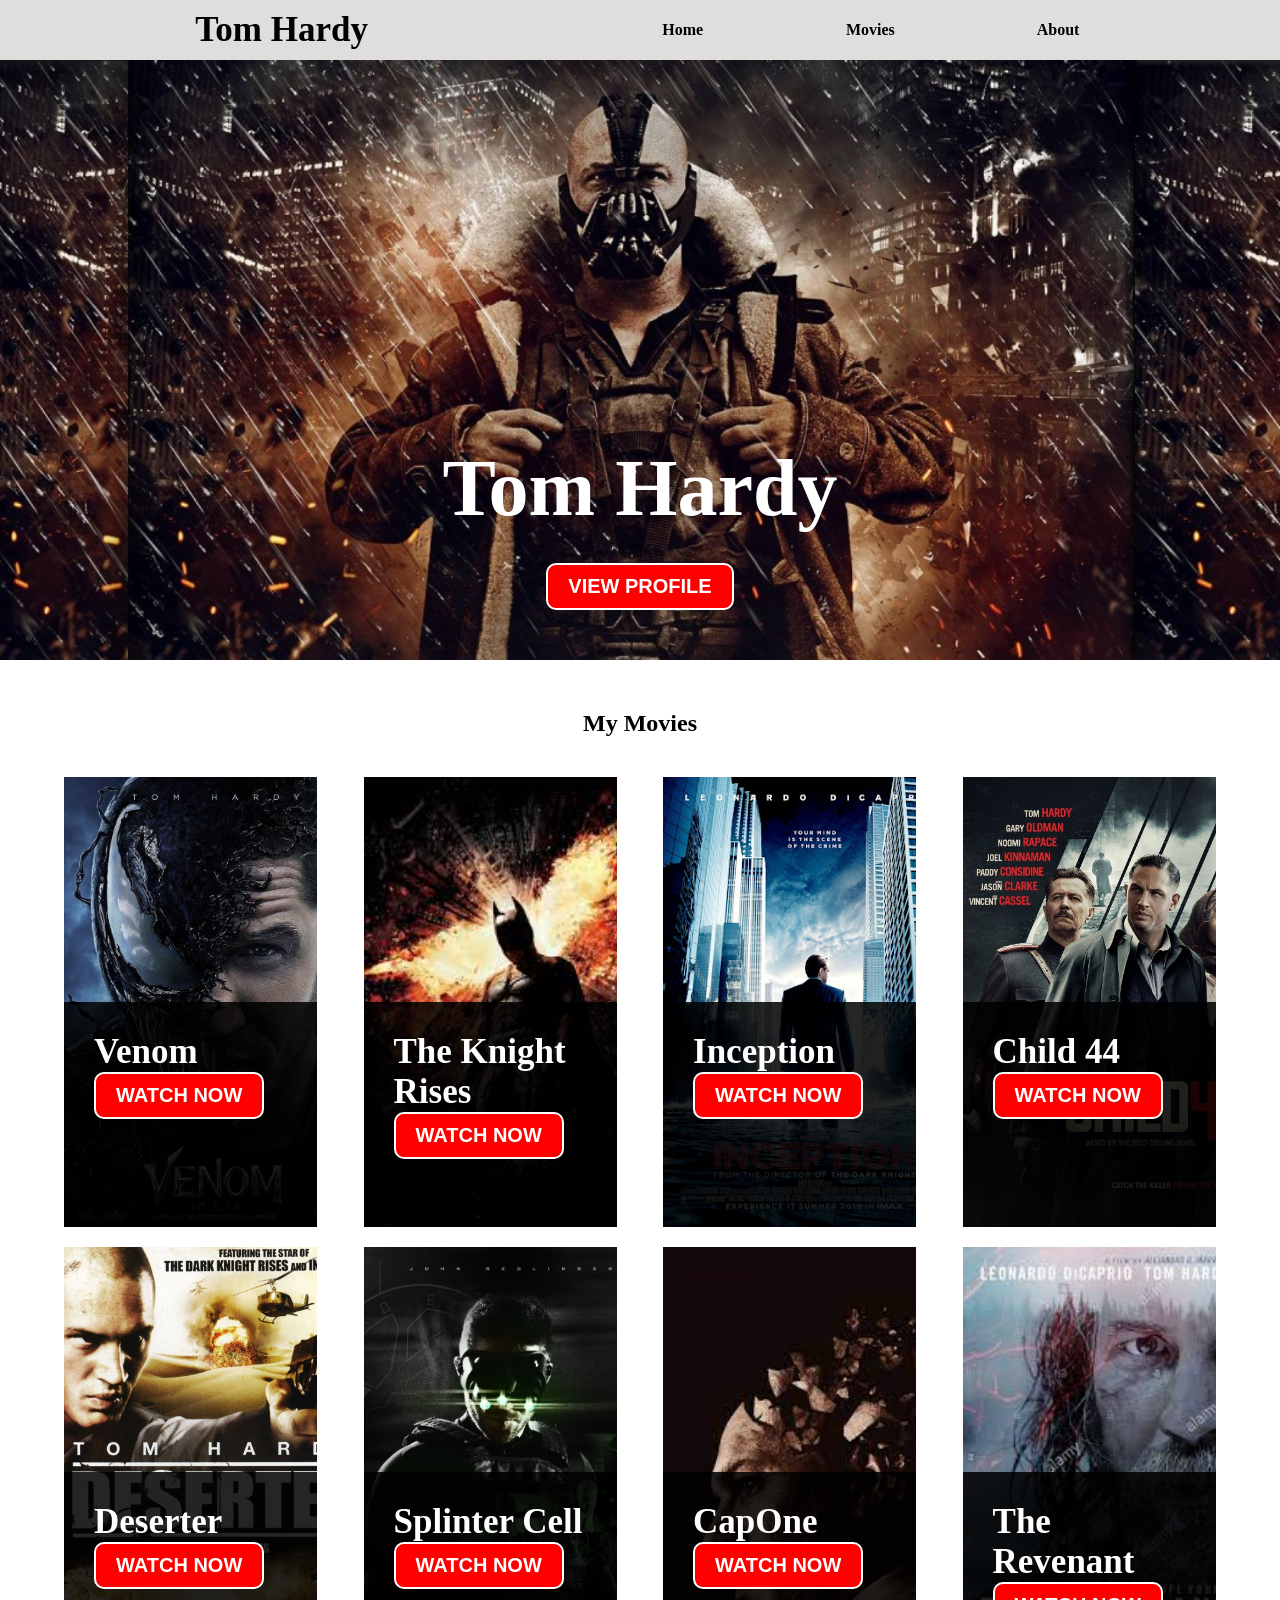
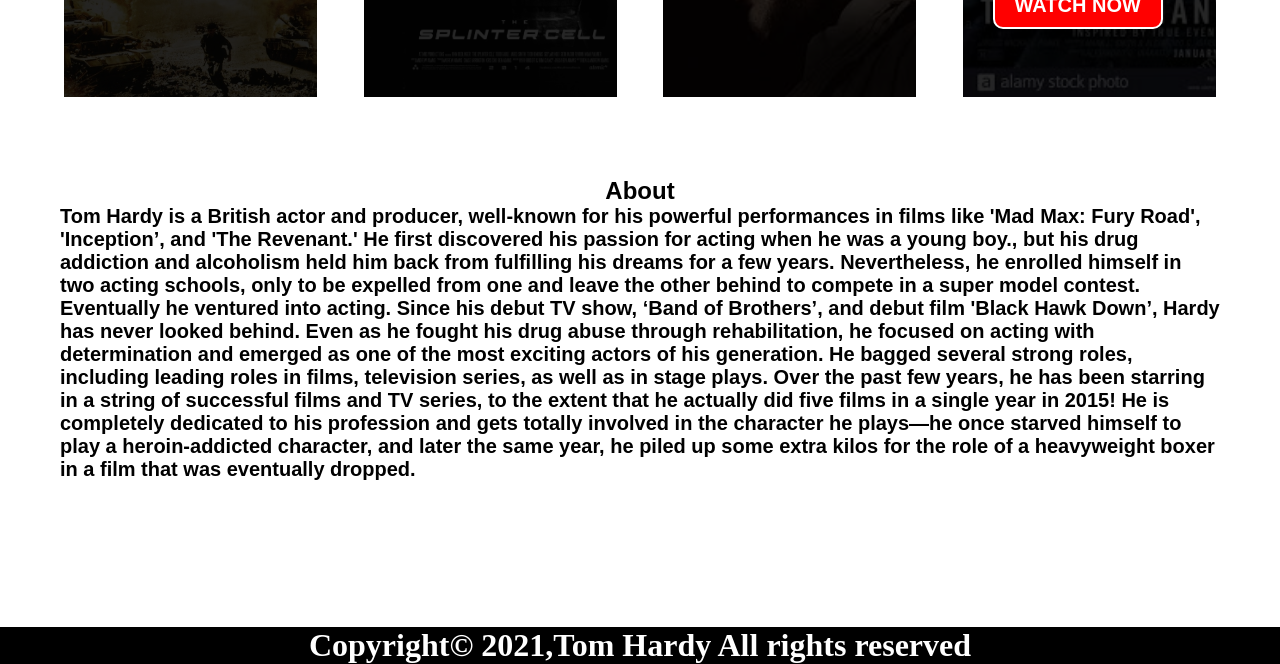
<file: webpage/index.html>
<!DOCTYPE html>
<html>

    <head>
        <title>Portfolio</title>
        <link rel="stylesheet" href="index.css">
    </head>

    <body>

        <div class="navigation">
            <div class="container">
                <div class="logo">
                    <P>Tom Hardy</P>
                </div>

                <nav class="nav">
                    <ul class="nav-links">
                        <li class="nav-li">Home</li>
                        <li class="nav-li">Movies</li>
                        <li class="nav-li">About</li>
                        <!-- <li class="nav-li">Franchies</li> -->
                    </ul>
                </nav>

            </div>
        </div>
        <!-- banner -->
        <section class="banner">
            <div class="banner-section">
                <p>Tom Hardy</p>
            </div>
            <a href="https://www.thefamouspeople.com/profiles/tom-hardy-12580.php" target="blank">
                <button class="btn">View Profile</button>
            </a>


        </section>
        <!-- movies -->
        <section class="flims">
            <h1 class="title">My Movies</h1>

            <div class="flims-containers">

                <div class="flim-card card-1">

                    <div class="flim-detail">
                        <div class="pad">
                            <h1 class="film-title">Venom</h1>
                            <button class="btn">Watch Now</button>
                        </div>
                    </div>
                </div>
                <div class="flim-card card-2">

                    <div class="flim-detail">
                        <div class="pad">
                            <h1 class="film-title">The Knight Rises</h1>
                            <button class="btn">Watch Now</button>
                        </div>
                    </div>

                </div>
                <div class="flim-card card-3">

                    <div class="flim-detail">
                        <div class="pad">
                            <h1 class="film-title">Inception</h1>
                            <button class="btn">Watch Now</button>
                        </div>
                    </div>

                </div>
                <div class="flim-card card-4">

                    <div class="flim-detail">
                        <div class="pad">
                            <h1 class="film-title">Child 44</h1>
                            <button class="btn">Watch Now</button>
                        </div>
                    </div>

                </div>
                <div class="flim-card card-5">

                    <div class="flim-detail">
                        <div class="pad">
                            <h1 class="film-title">Deserter</h1>
                            <button class="btn">Watch Now</button>
                        </div>
                    </div>

                </div>
                <div class="flim-card card-6">

                    <div class="flim-detail">
                        <div class="pad">
                            <h1 class="film-title">Splinter Cell</h1>
                            <button class="btn">Watch Now</button>
                        </div>
                    </div>

                </div>
                <div class="flim-card card-7">

                    <div class="flim-detail">
                        <div class="pad">
                            <h1 class="film-title">CapOne</h1>
                            <button class="btn">Watch Now</button>
                        </div>
                    </div>

                </div>
                <div class="flim-card card-8">

                    <div class="flim-detail">
                        <div class="pad">
                            <h1 class="film-title">The Revenant</h1>
                            <button class="btn">Watch Now</button>
                        </div>
                    </div>

                </div>

            </div>

        </section>
        <section class="about">
            <div class="me">
                <h1>About</h1>
            </div>
            <div>
                <P class="about-tom">
                Tom Hardy is a British actor and producer, well-known for his powerful performances in films like 'Mad
                Max: Fury Road', 'Inception’, and 'The Revenant.' He first discovered his passion for acting when he was
                a young boy., but his drug addiction and alcoholism held him back from fulfilling his dreams for a few
                years. Nevertheless, he enrolled himself in two acting schools, only to be expelled from one and leave
                the other behind to compete in a super model contest. Eventually he ventured into acting. Since his
                debut TV show, ‘Band of Brothers’, and debut film 'Black Hawk Down’, Hardy has never looked behind. Even
                as he fought his drug abuse through rehabilitation, he focused on acting with determination and emerged
                as one of the most exciting actors of his generation. He bagged several strong roles, including leading
                roles in films, television series, as well as in stage plays. Over the past few years, he has been
                starring in a string of successful films and TV series, to the extent that he actually did five films in
                a single year in 2015! He is completely dedicated to his profession and gets totally involved in the
                character he plays—he once starved himself to play a heroin-addicted character, and later the same year,
                he piled up some extra kilos for the role of a heavyweight boxer in a film that was eventually dropped.
            </P>
        </div>

        </section>
        <footer>
            <div class="footer">
             <h1><center><b>Copyright<span>&copy </span>2021,Tom Hardy All rights reserved</b> </center></h1>
            </div>
        </footer>
    </body>

</html>
</file>
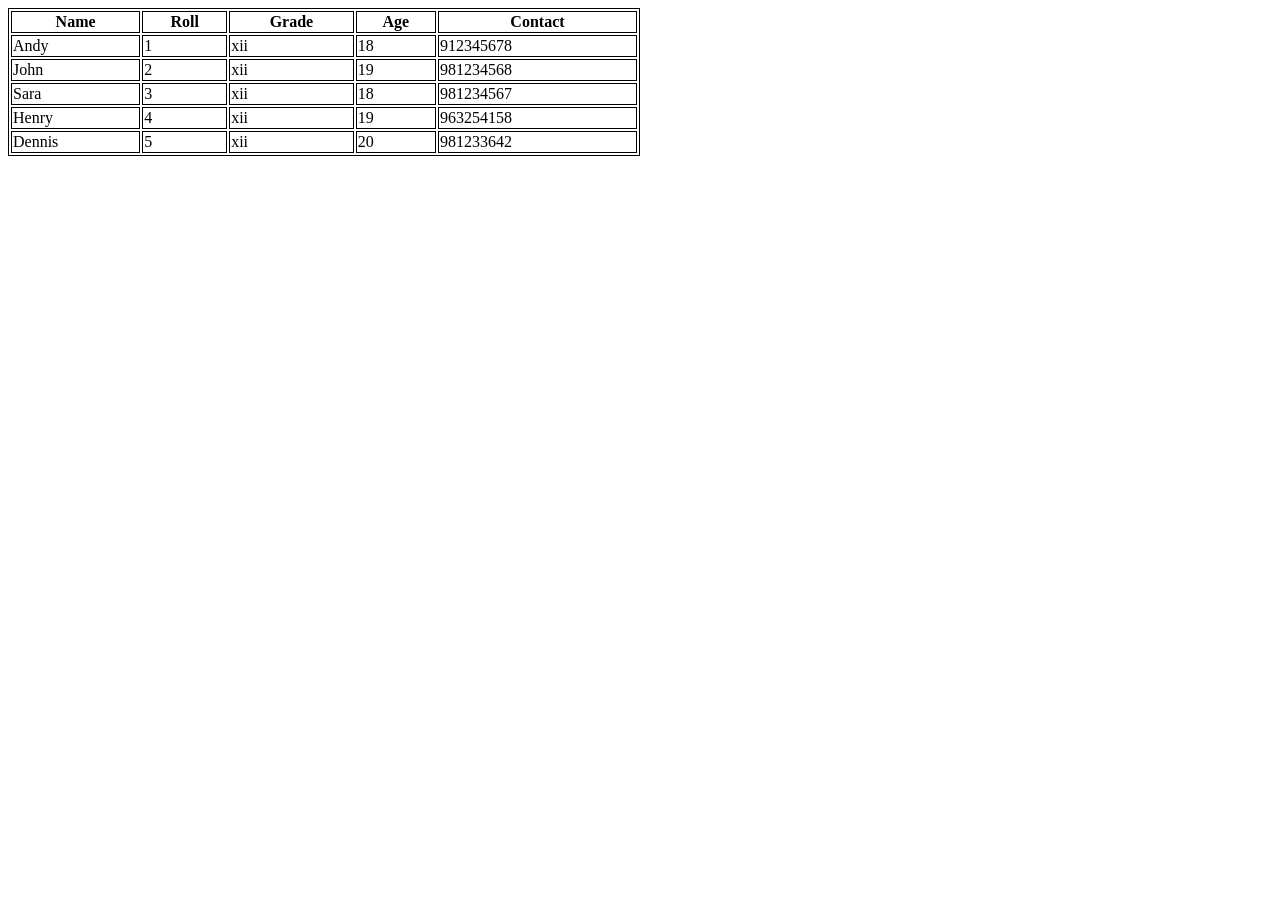
<file: assignmentHTML-CSS/2.html>
<!DOCTYPE html>
<html>
<head>
    <title>Document</title>
    <style>
        table,thead,tbody,tr,td,th{
            border: 1px solid black;
            
        }
    </style>
</head>
<body>
    <table style="width: 50%;"> 
        <thead>
        <tr>
                <th>Name</th>
                <th>Roll</th>
                <th>Grade</th>
                <th>Age</th>
                <th>Contact</th>
        </tr>
    </thead>
        <tbody>
        <tr>
            <td>Andy</td>
            <td>1</td>
            <td>xii</td>
            <td>18</td>
            <td>912345678</td>
        </tr>
                <tr>
            <td>John</td>
            <td>2</td>
            <td>xii</td>
            <td>19</td>
            <td>981234568</td>
        </tr>
                <tr>
            <td>Sara</td>
            <td>3</td>
            <td>xii</td>
            <td>18</td>
            <td>981234567</td>
        </tr>
                <tr>
            <td>Henry</td>
            <td>4</td>
            <td>xii</td>
            <td>19</td>
            <td>963254158</td>
        </tr>
                <tr>
            <td>Dennis</td>
            <td>5</td>
            <td>xii</td>
            <td>20</td>
            <td>981233642</td>
        </tr>
        </tbody>
    </table>
    
</body>
</html>
</file>
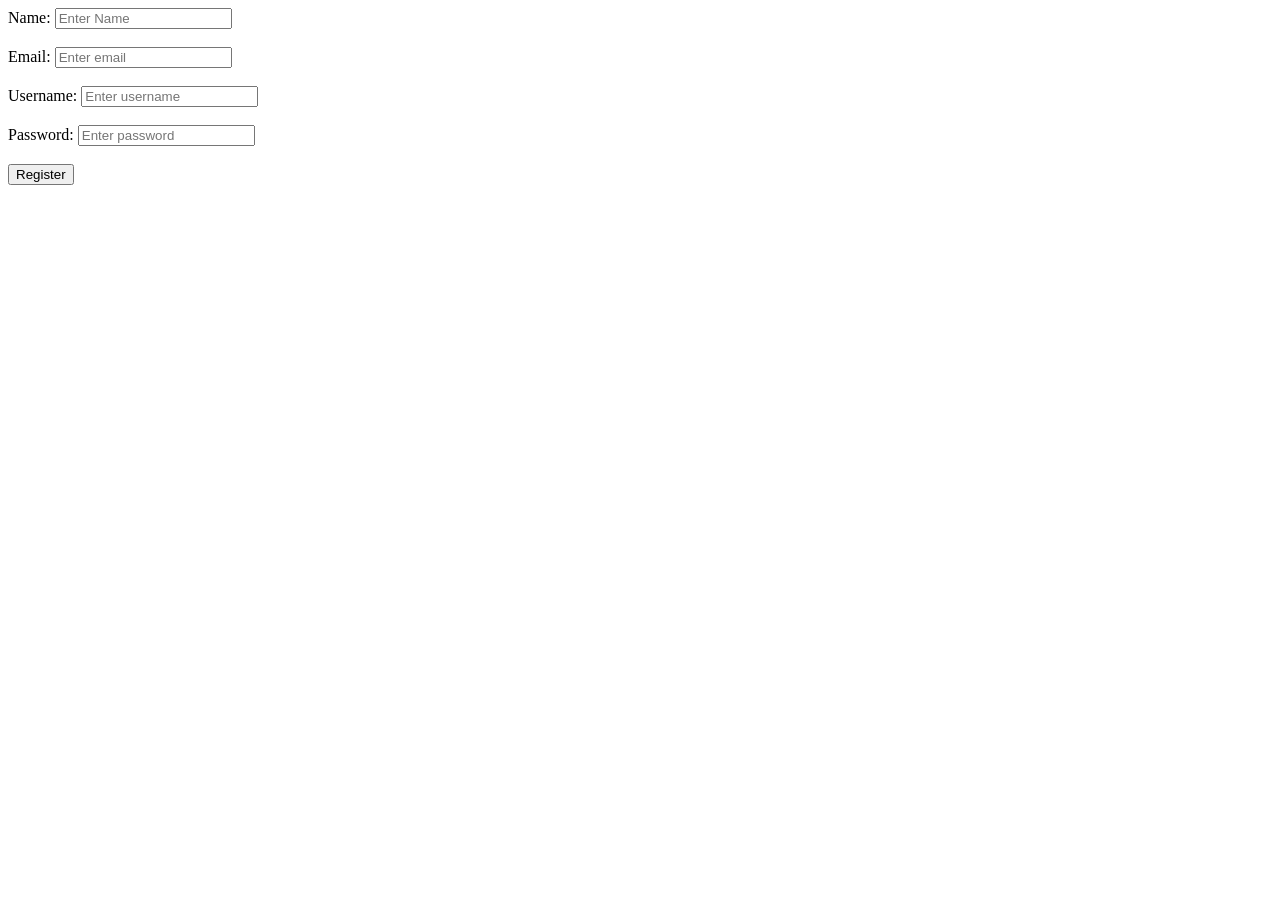
<file: assignmentHTML-CSS/3.html>
<!DOCTYPE html>
<html lang="en">
<head>

    <title>form</title>
</head>
<body>
    <div>
        <form>
            <label for="Name">Name:</label>
            <input type="text" placeholder="Enter Name" name="Name"id="name"required><br><br>
            <label for="email">Email:</label>
            <input type="text" placeholder="Enter email" name="email"id="email"required><br><br>
            <label for="username">Username:</label>
            <input type="text" placeholder="Enter username" name="username"id="uname"required><br><br>
            <label for="password">Password:</label>
            <input type="text" placeholder="Enter password" name="password"id="pass"required><br><br>
        
            <button type="submit" >Register</button>
        </form>
    </div>
    
</body>
</html>
</file>
<file: webpage/index.css>
*{
    margin: 0px;
    padding: 0px;
}
.navigation{
    height: 60px;
    width: 100%;
    background-color:rgb(224, 221, 221);
    display: flex;
    justify-content: space-around;
}
.container{
    width:80%;
    height:60px;
    display: flex;
    justify-content: space-between;
}
.logo{
    color: black;
    height: 60px;
    width: 30%;
    display: flex;
    justify-content: center;
    align-items: center;
    font-family: serif;
    font-weight: bold;
    font-size: 35px;
    /* background-color: blue; */
}
.nav{
    height: 60px;
    width: 55%;
    display: flex;
    /* background-color: yellow; */
}
.nav-links{
    width: 100%;
    display: flex;
    justify-content: space-around;  
}
.nav-li{
    list-style-type: none;
    height: 60px;
    width: 25%;
    font-family: 'Segoe UI';
    text-align:center;
    line-height: 60px;
    cursor: pointer;
    font-weight: bold;
}
.nav-li:hover{
    font-size: 20px;
   text-decoration: underline;
   background-color: rgb(49, 30, 30);
   color: white;
}
/* banner */
.banner{
    height: 600px;
    width: 100%;
    background-image: url(./images/banner-tom.jpg);
    background-size: cover;
    background-repeat: no-repeat;
    background-position: top;
    display: flex;
    flex-direction: column;
    align-items:center;
    justify-content: end;
    
}
.banner-section{
    
    height: 120px;
    width: 60%;
    
    font-size: 80px;
    font-weight: bold;
    font-family: 'Segoe UI';
    color: white;
    text-align: center;  
}
.btn{
    padding-top: 10px;
    padding-bottom: 10px;
    padding-right: 20px;
    padding-left: 20px;
    margin-bottom: 50px;
    font-size: 20px;
    font-weight: bold;
    color: white;
    text-transform: uppercase;
    border: 2px solid white;
    border-radius: 10px;
    background-color:red;
    
}
.btn:hover{
    cursor: pointer;
    background-color: transparent; 
    border: solid red;
    
}
/* flims */
.flims{
    padding-top: 50px;
    padding-bottom: 50px;
    background-color:white;
    display:flex;
    flex-direction: column;
    align-items: center;
    justify-content: center;
}
.flims-containers{
    width:90%;
    padding-top: 10px;
    padding-bottom:10px;
    background-color: white;
    margin-top: 30px;
    display: flex;
    justify-content:space-between;
    flex-wrap: wrap;
    
}

.flim-card{
    height:450px;
    width:22%;
    /* background-color: yellow; */
    display: flex;
    align-items: flex-end;
    margin-bottom: 20px;

}
.flim-detail{
    height:225px;
    width: 100%;
    background-color:rgb(0,0,0,0.85);
    transition: 0.9s;
}
.flim-detail:hover{
    height: 100%;
    cursor: pointer;
}
.film-title{
    color: white;
    font-family:serif;
    font-size: 35px;   
}
.pad{
    padding: 30px;
}
.card-1{
    background-image: url(./images/venom.jpg);
    background-size: cover;

}
.card-2{
    background-image: url(./images/knightrises.jpg);
    background-size: cover;

}
.card-3{
    background-image: url(./images/inception.jpg);
    background-size: cover;
}
.card-4{
    background-image: url(./images/child44.jpg);
    background-size: cover;

}
.card-5{
    background-image: url(./images/deserter.jpg);
    background-size: cover;

}
.card-6{
    background-image: url(./images/splinter.jpg);
    background-size: cover;

}
.card-7{
    background-image: url(./images/capone.jpg);
    background-size: cover;

}
.card-8{
    background-image: url(./images/revenent.jpg);
    background-size: cover;

}
.about{
    height: 50vh;
    display: flex;
    flex-direction: column;
    align-items: center;
}
.me{
    margin: top 10px;
    font-family:  sans-serif;
}
.about-tom{
    padding-left: 60px;
    padding-right:60px;
    font-size: 20px;
    font-family:sans-serif;
    font-weight: bold; 
}
.footer{
    color:white;
    width:100%;
    background-color: black;
}
</file>
